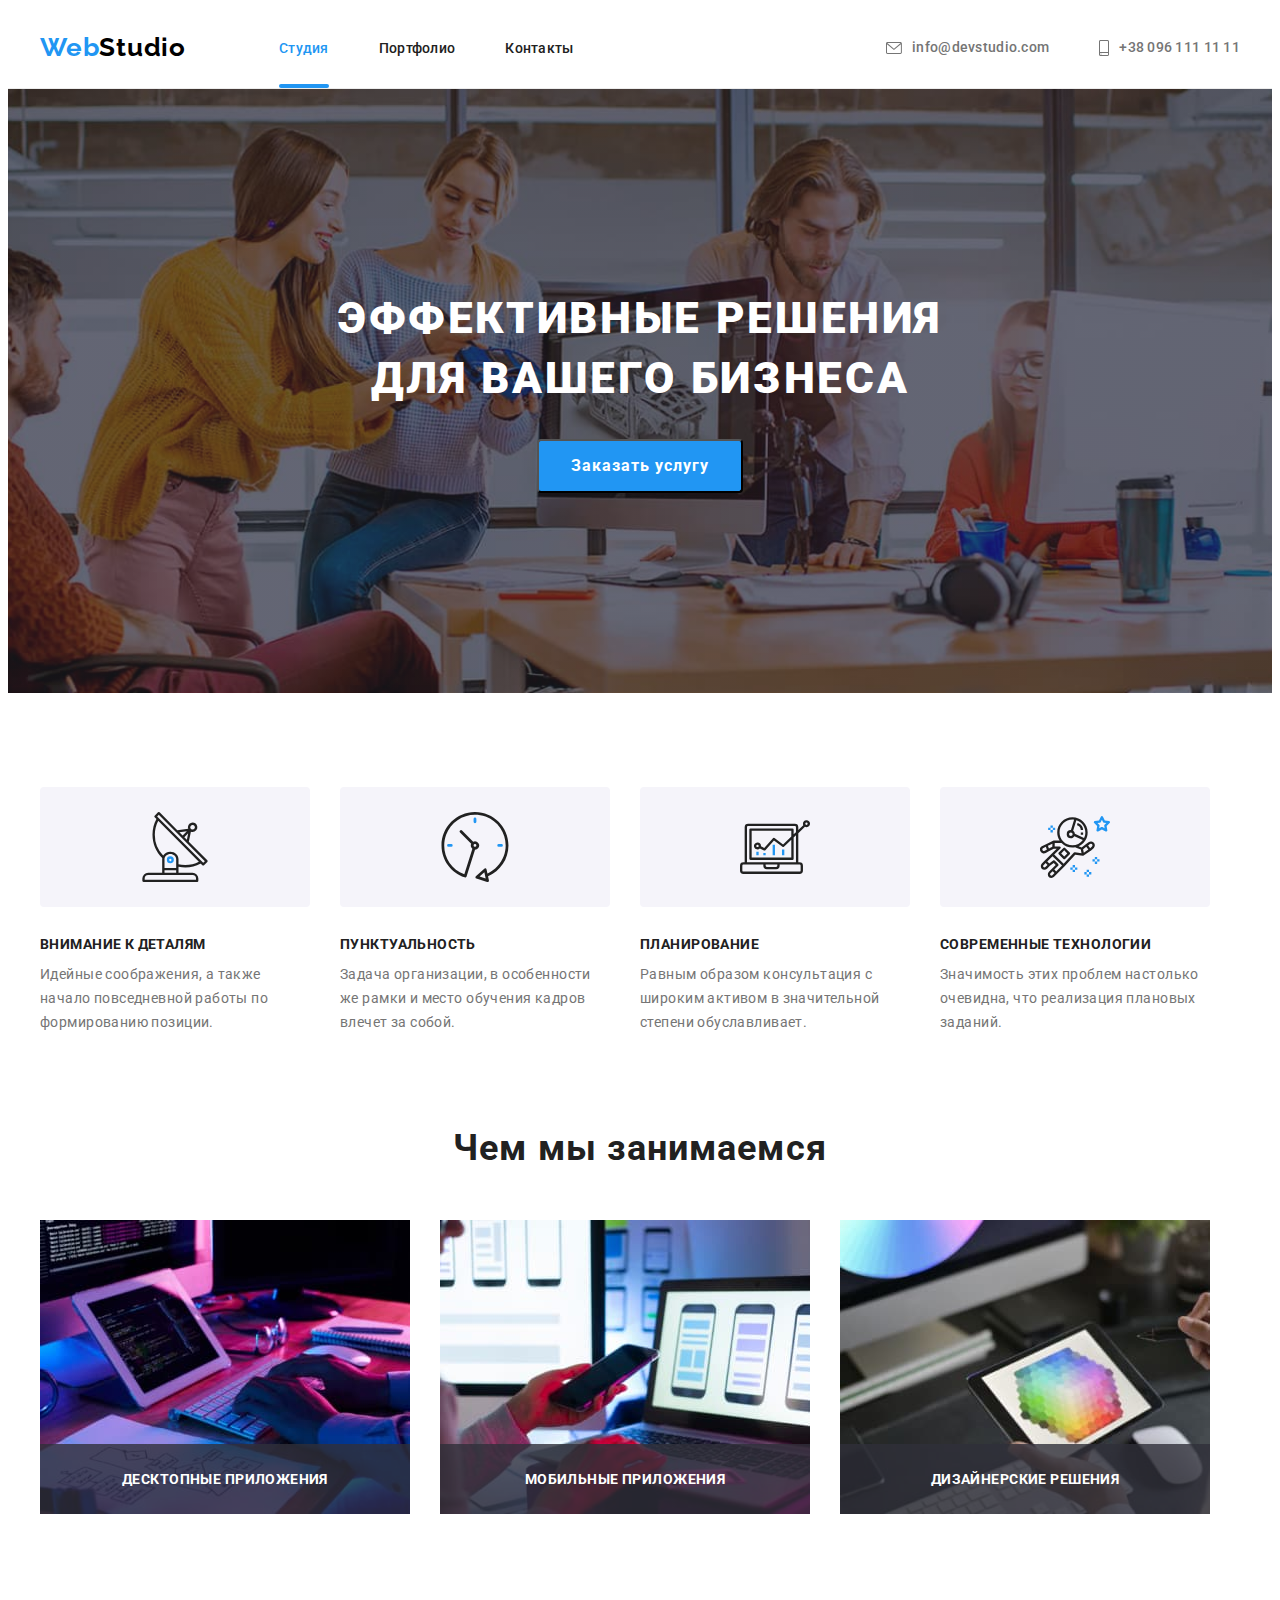
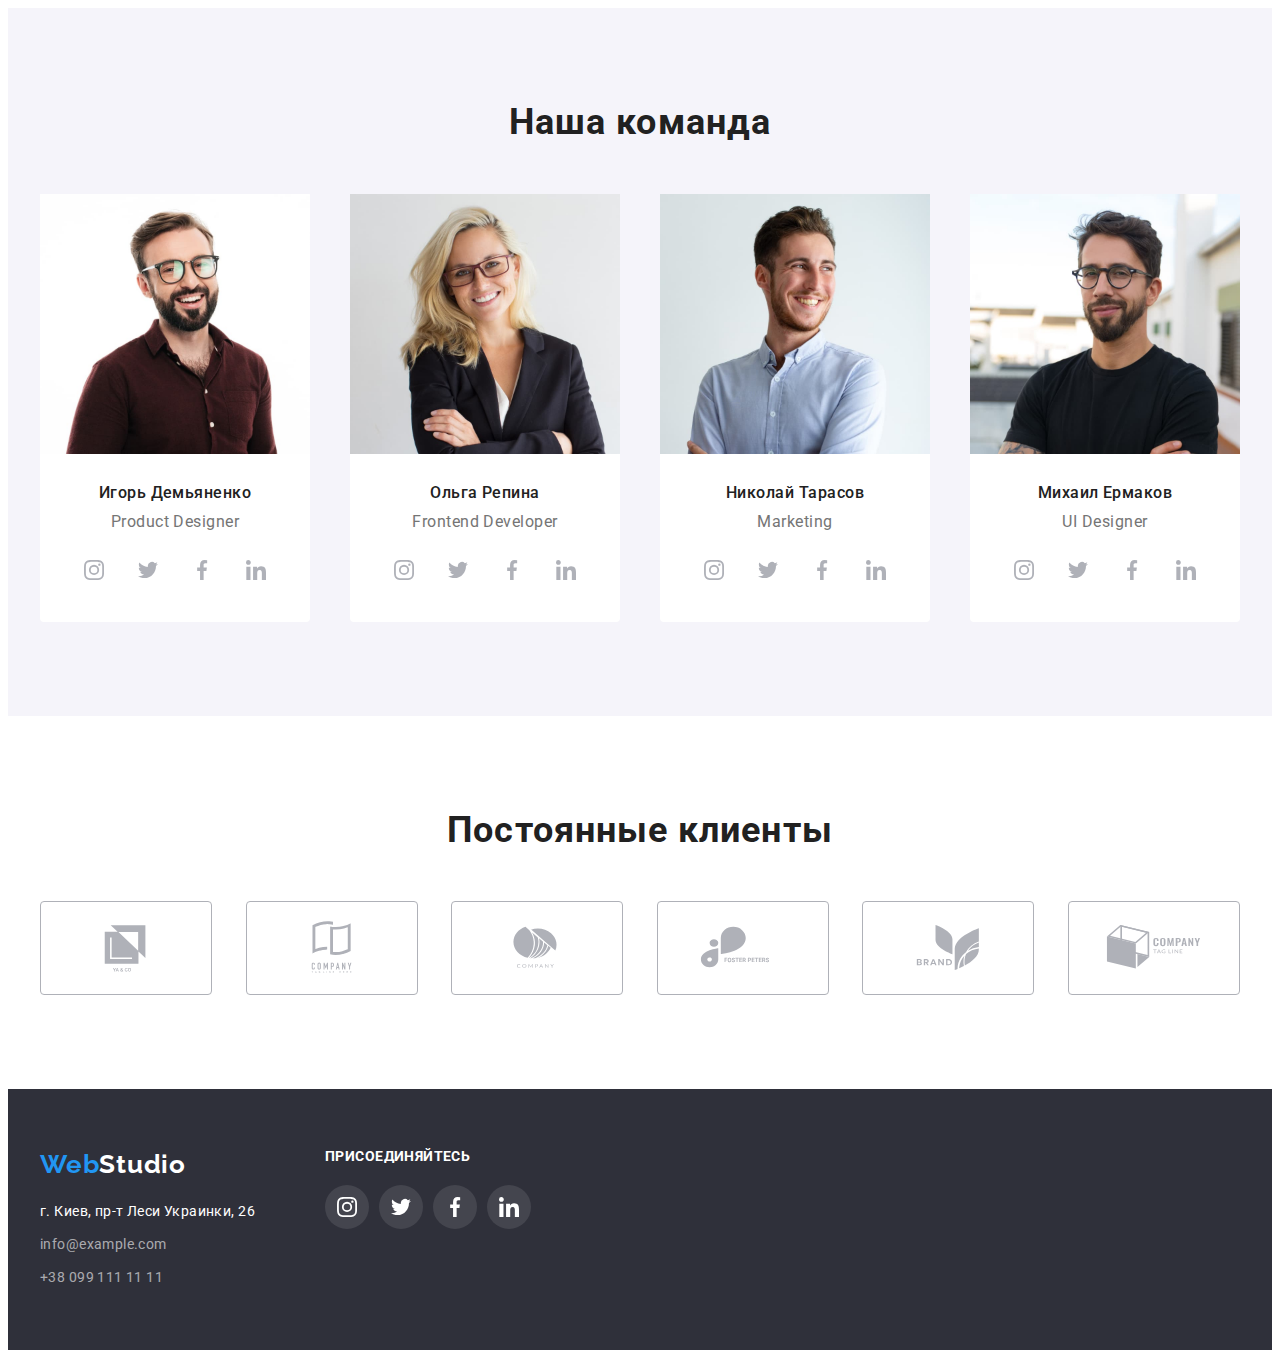
<file: index.html>
<!DOCTYPE html>
<html lang="ru">
  <head>
    <meta charset="UTF-8" />
    <meta http-equiv="X-UA-Compatible" content="IE=edge" />
    <meta name="viewport" content="width=device-width, initial-scale=1.0" />
    <title>Студия</title>
    <link rel="preconnect" href="https://fonts.googleapis.com" />
    <link rel="preconnect" href="https://fonts.gstatic.com" crossorigin />
    <link
      href="https://fonts.googleapis.com/css2?family=Raleway:wght@700&family=Roboto:wght@400;500;700;900&display=swap"
      rel="stylesheet"
    />
    <link
      rel="stylesheet"
      href="https://cdnjs.cloudflare.com/ajax/libs/modern-normalize/1.1.0/modern-normalize.min.css"
      integrity="sha512-wpPYUAdjBVSE4KJnH1VR1HeZfpl1ub8YT/NKx4PuQ5NmX2tKuGu6U/JRp5y+Y8XG2tV+wKQpNHVUX03MfMFn9Q=="
      crossorigin="anonymous"
      referrerpolicy="no-referrer"
    />
    <link rel="stylesheet" href="./css/styles.css" />
  </head>
  <body>
    <header class="header-bg">
      <div class="container content-list">
        <nav class="site-nav">
          <a lang="en" href="" class="header-logo link"
            ><span class="blue">Web</span>Studio</a
          >
          <ul class="list header-list">
            <li>
              <a href="" class="header-link link current">Студия</a>
            </li>
            <li>
              <a href="./portfolio.html" class="header-link link">Портфолио</a>
            </li>
            <li>
              <a href="" class="header-link link">Контакты</a>
            </li>
          </ul>
        </nav>
        <ul class="list content-list">
          <li>
            <a href="mailto:info@devstudio.com" class="header-link link mail">
              <svg class="envelope" width="16" height="12">
                <use href="./images/icon.svg#icon-envelope"></use></svg
              >info@devstudio.com</a
            >
          </li>
          <li>
            <a href="tel:+380961111111" class="header-link link mail">
              <svg class="smartphone" width="10" height="16">
                <use href="./images/icon.svg#icon-smartphone"></use></svg
              >+38 096 111 11 11</a
            >
          </li>
        </ul>
      </div>
    </header>
    <main>
      <section class="hero">
        <div class="container">
          <h1 class="hero-title">Эффективные решения для вашего бизнеса</h1>
          <button type="button" class="hero-btn" data-modal-open>
            Заказать услугу
          </button>
        </div>
      </section>
      <section class="features-content">
        <div class="container">
          <h2 class="features-title">Особенности</h2>
          <ul class="list specification-content">
            <li>
              <div class="features-content-box">
                <svg class="content-icon" width="70" height="70">
                  <use href="./images/icon.svg#icon-antenna"></use>
                </svg>
              </div>
              <h3 class="specification-title">Внимание к деталям</h3>
              <p class="specification">
                Идейные соображения, а также начало повседневной работы по
                формированию позиции.
              </p>
            </li>
            <li class="features-item">
              <div class="features-content-box">
                <svg class="content-icon" width="70" height="70">
                  <use href="./images/icon.svg#icon-clock"></use>
                </svg>
              </div>
              <h3 class="specification-title">Пунктуальность</h3>
              <p class="specification">
                Задача организации, в особенности же рамки и место обучения
                кадров влечет за собой.
              </p>
            </li>
            <li class="features-item">
              <div class="features-content-box">
                <svg class="content-icon" width="70" height="70">
                  <use href="./images/icon.svg#icon-diagram"></use>
                </svg>
              </div>
              <h3 class="specification-title">Планирование</h3>
              <p class="specification">
                Равным образом консультация с широким активом в значительной
                степени обуславливает.
              </p>
            </li>
            <li class="features-item">
              <div class="features-content-box">
                <svg class="content-icon" width="70" height="70">
                  <use href="./images/icon.svg#icon-astronaut"></use>
                </svg>
              </div>
              <h3 class="specification-title">Современные технологии</h3>
              <p class="specification">
                Значимость этих проблем настолько очевидна, что реализация
                плановых заданий.
              </p>
            </li>
          </ul>
        </div>
      </section>
      <section class="work-content">
        <div class="container">
          <h2 class="work-title">Чем мы занимаемся</h2>
          <ul class="list work-flex">
            <li class="work-box">
              <img
                src="./images/box1-opt.jpg"
                alt="Блок-схема"
                width="370"
                height="294"
              />
              <h3 class="image-title">Десктопные приложения</h3>
            </li>
            <li class="work-box">
              <img
                src="./images/box2-opt.jpg"
                alt="Три телефона"
                width="370"
                height="294"
              />
              <h3 class="image-title">Мобильные приложения</h3>
            </li>
            <li class="work-box">
              <img
                src="./images/box3-opt.jpg"
                alt="Планшет в руках"
                width="370"
                height="294"
              />
              <h3 class="image-title">Дизайнерские решения</h3>
            </li>
          </ul>
        </div>
      </section>
      <section class="team">
        <div class="container">
          <h2 class="team-title">Наша команда</h2>
          <ul class="list team-content">
            <li class="team-box">
              <img
                src="./images/igor.jpg"
                alt="Игорь"
                width="270"
                height="260"
              />
              <h3 class="team-name">Игорь Демьяненко</h3>
              <p lang="en" class="team-profession">Product Designer</p>
              <ul class="team-soc list">
                <li class="team-soc-item">
                  <a href="" class="team-soc-link link">
                    <svg class="team-soc-icon" width="20" height="20">
                      <use href="./images/icon.svg#icon-instagram"></use>
                    </svg>
                  </a>
                </li>
                <li class="team-soc-item">
                  <a href="" class="team-soc-link link">
                    <svg class="team-soc-icon" width="20" height="20">
                      <use href="./images/icon.svg#icon-twitter"></use>
                    </svg>
                  </a>
                </li>
                <li class="team-soc-item">
                  <a href="" class="team-soc-link link">
                    <svg class="team-soc-icon" width="20" height="20">
                      <use href="./images/icon.svg#icon-facebook"></use>
                    </svg>
                  </a>
                </li>
                <li class="team-soc-item">
                  <a href="" class="team-soc-link link">
                    <svg class="team-soc-icon" width="20" height="20">
                      <use href="./images/icon.svg#icon-linkedin"></use>
                    </svg>
                  </a>
                </li>
              </ul>
            </li>
            <li class="team-box">
              <img
                src="./images/olga.jpg"
                alt="Ольга"
                width="270"
                height="260"
              />
              <h3 class="team-name">Ольга Репина</h3>
              <p lang="en" class="team-profession">Frontend Developer</p>
              <ul class="team-soc list">
                <li class="team-soc-item">
                  <a href="" class="team-soc-link link">
                    <svg class="team-soc-icon" width="20" height="20">
                      <use href="./images/icon.svg#icon-instagram"></use>
                    </svg>
                  </a>
                </li>
                <li class="team-soc-item">
                  <a href="" class="team-soc-link link">
                    <svg class="team-soc-icon" width="20" height="20">
                      <use href="./images/icon.svg#icon-twitter"></use>
                    </svg>
                  </a>
                </li>
                <li class="team-soc-item">
                  <a href="" class="team-soc-link link">
                    <svg class="team-soc-icon" width="20" height="20">
                      <use href="./images/icon.svg#icon-facebook"></use>
                    </svg>
                  </a>
                </li>
                <li class="team-soc-item">
                  <a href="" class="team-soc-link link">
                    <svg class="team-soc-icon" width="20" height="20">
                      <use href="./images/icon.svg#icon-linkedin"></use>
                    </svg>
                  </a>
                </li>
              </ul>
            </li>
            <li class="team-box">
              <img
                src="./images/nikolay.jpg"
                alt="Николай"
                width="270"
                height="260"
              />
              <h3 class="team-name">Николай Тарасов</h3>
              <p lang="en" class="team-profession">Marketing</p>
              <ul class="team-soc list">
                <li class="team-soc-item">
                  <a href="" class="team-soc-link link">
                    <svg class="team-soc-icon" width="20" height="20">
                      <use href="./images/icon.svg#icon-instagram"></use>
                    </svg>
                  </a>
                </li>
                <li class="team-soc-item">
                  <a href="" class="team-soc-link link">
                    <svg class="team-soc-icon" width="20" height="20">
                      <use href="./images/icon.svg#icon-twitter"></use>
                    </svg>
                  </a>
                </li>
                <li class="team-soc-item">
                  <a href="" class="team-soc-link link">
                    <svg class="team-soc-icon" width="20" height="20">
                      <use href="./images/icon.svg#icon-facebook"></use>
                    </svg>
                  </a>
                </li>
                <li class="team-soc-item">
                  <a href="" class="team-soc-link link">
                    <svg class="team-soc-icon" width="20" height="20">
                      <use href="./images/icon.svg#icon-linkedin"></use>
                    </svg>
                  </a>
                </li>
              </ul>
            </li>
            <li class="team-box">
              <img
                src="./images/michail.jpg"
                alt="Михаил"
                width="270"
                height="260"
              />
              <h3 class="team-name">Михаил Ермаков</h3>
              <p lang="en" class="team-profession">UI Designer</p>
              <ul class="team-soc list">
                <li class="team-soc-item">
                  <a href="" class="team-soc-link link">
                    <svg class="team-soc-icon" width="20" height="20">
                      <use href="./images/icon.svg#icon-instagram"></use>
                    </svg>
                  </a>
                </li>
                <li class="team-soc-item">
                  <a href="" class="team-soc-link link">
                    <svg class="team-soc-icon" width="20" height="20">
                      <use href="./images/icon.svg#icon-twitter"></use>
                    </svg>
                  </a>
                </li>
                <li class="team-soc-item">
                  <a href="" class="team-soc-link link">
                    <svg class="team-soc-icon" width="20" height="20">
                      <use href="./images/icon.svg#icon-facebook"></use>
                    </svg>
                  </a>
                </li>
                <li class="team-soc-item">
                  <a href="" class="team-soc-link link">
                    <svg class="team-soc-icon" width="20" height="20">
                      <use href="./images/icon.svg#icon-linkedin"></use>
                    </svg>
                  </a>
                </li>
              </ul>
            </li>
          </ul>
        </div>
      </section>
      <section class="clients">
        <div class="container">
          <h2 class="clients-title">Постоянные клиенты</h2>
          <ul class="list clients-content">
            <li class="client-box">
              <a href="" class="clients-link">
                <svg class="clients-icon" width="106" height="60">
                  <use href="./images/icon.svg#icon-Logo"></use>
                </svg>
              </a>
            </li>
            <li class="client-box">
              <a href="" class="clients-link">
                <svg class="clients-icon" width="106" height="60">
                  <use href="./images/icon.svg#icon-Logo2"></use>
                </svg>
              </a>
            </li>
            <li class="client-box">
              <a href="" class="clients-link">
                <svg class="clients-icon" width="106" height="60">
                  <use href="./images/icon.svg#icon-Logo3"></use>
                </svg>
              </a>
            </li>
            <li class="client-box">
              <a href="" class="clients-link">
                <svg class="clients-icon" width="106" height="60">
                  <use href="./images/icon.svg#icon-Logo4"></use>
                </svg>
              </a>
            </li>
            <li class="client-box">
              <a href="" class="clients-link">
                <svg class="clients-icon" width="106" height="60">
                  <use href="./images/icon.svg#icon-Logo5"></use>
                </svg>
              </a>
            </li>
            <li class="client-box">
              <a href="" class="clients-link">
                <svg class="clients-icon" width="106" height="60">
                  <use href="./images/icon.svg#icon-Logo6"></use>
                </svg>
              </a>
            </li>
          </ul>
        </div>
      </section>
    </main>
    <footer class="footer">
      <div class="container footer-box">
        <div class="address-box">
          <a lang="en" href="" class="footer-link link"
            ><span class="blue">Web</span>Studio</a
          >
          <address class="footer-address">
            <ul class="footer-list list">
              <li class="contact">
                <a href="" class="header-link adress link"
                  >г. Киев, пр-т Леси Украинки, 26</a
                >
              </li>
              <li class="contact">
                <a
                  href="mailto:info@example.com"
                  class="header-link footer-mail link"
                  >info@example.com</a
                >
              </li>
              <li class="contact">
                <a href="tel:+380991111111" class="header-link footer-tel link"
                  >+38 099 111 11 11</a
                >
              </li>
            </ul>
          </address>
        </div>
        <div class="welcome-box">
          <h3 class="welcome-title">Присоединяйтесь</h3>
          <ul class="welcome-list list">
            <li class="welcome-soc-list">
              <a href="" class="welcome-soc-link link">
                <svg class="welcome-soc-icon" width="20" height="20">
                  <use href="./images/icon.svg#icon-instagram"></use>
                </svg>
              </a>
            </li>
            <li class="welcome-soc-list">
              <a href="" class="welcome-soc-link link">
                <svg class="welcome-soc-icon" width="20" height="20">
                  <use href="./images/icon.svg#icon-twitter"></use>
                </svg>
              </a>
            </li>
            <li class="welcome-soc-list">
              <a href="" class="welcome-soc-link link">
                <svg class="welcome-soc-icon" width="20" height="20">
                  <use href="./images/icon.svg#icon-facebook"></use>
                </svg>
              </a>
            </li>
            <li class="welcome-soc-list">
              <a href="" class="welcome-soc-link link">
                <svg class="welcome-soc-icon" width="20" height="20">
                  <use href="./images/icon.svg#icon-linkedin"></use>
                </svg>
              </a>
            </li>
          </ul>
        </div>
      </div>
    </footer>
    <div class="backdrop is-hidden" data-modal>
      <div class="modal">
        <button type="button" class="button-modal" data-modal-close>
          <svg class="modal-icon" width="11" height="11">
            <use href="./images/icon.svg#icon-Vector"></use>
          </svg>
        </button>
      </div>
    </div>
    <script src="./js/modal.js"></script>
  </body>
</html>
</file>
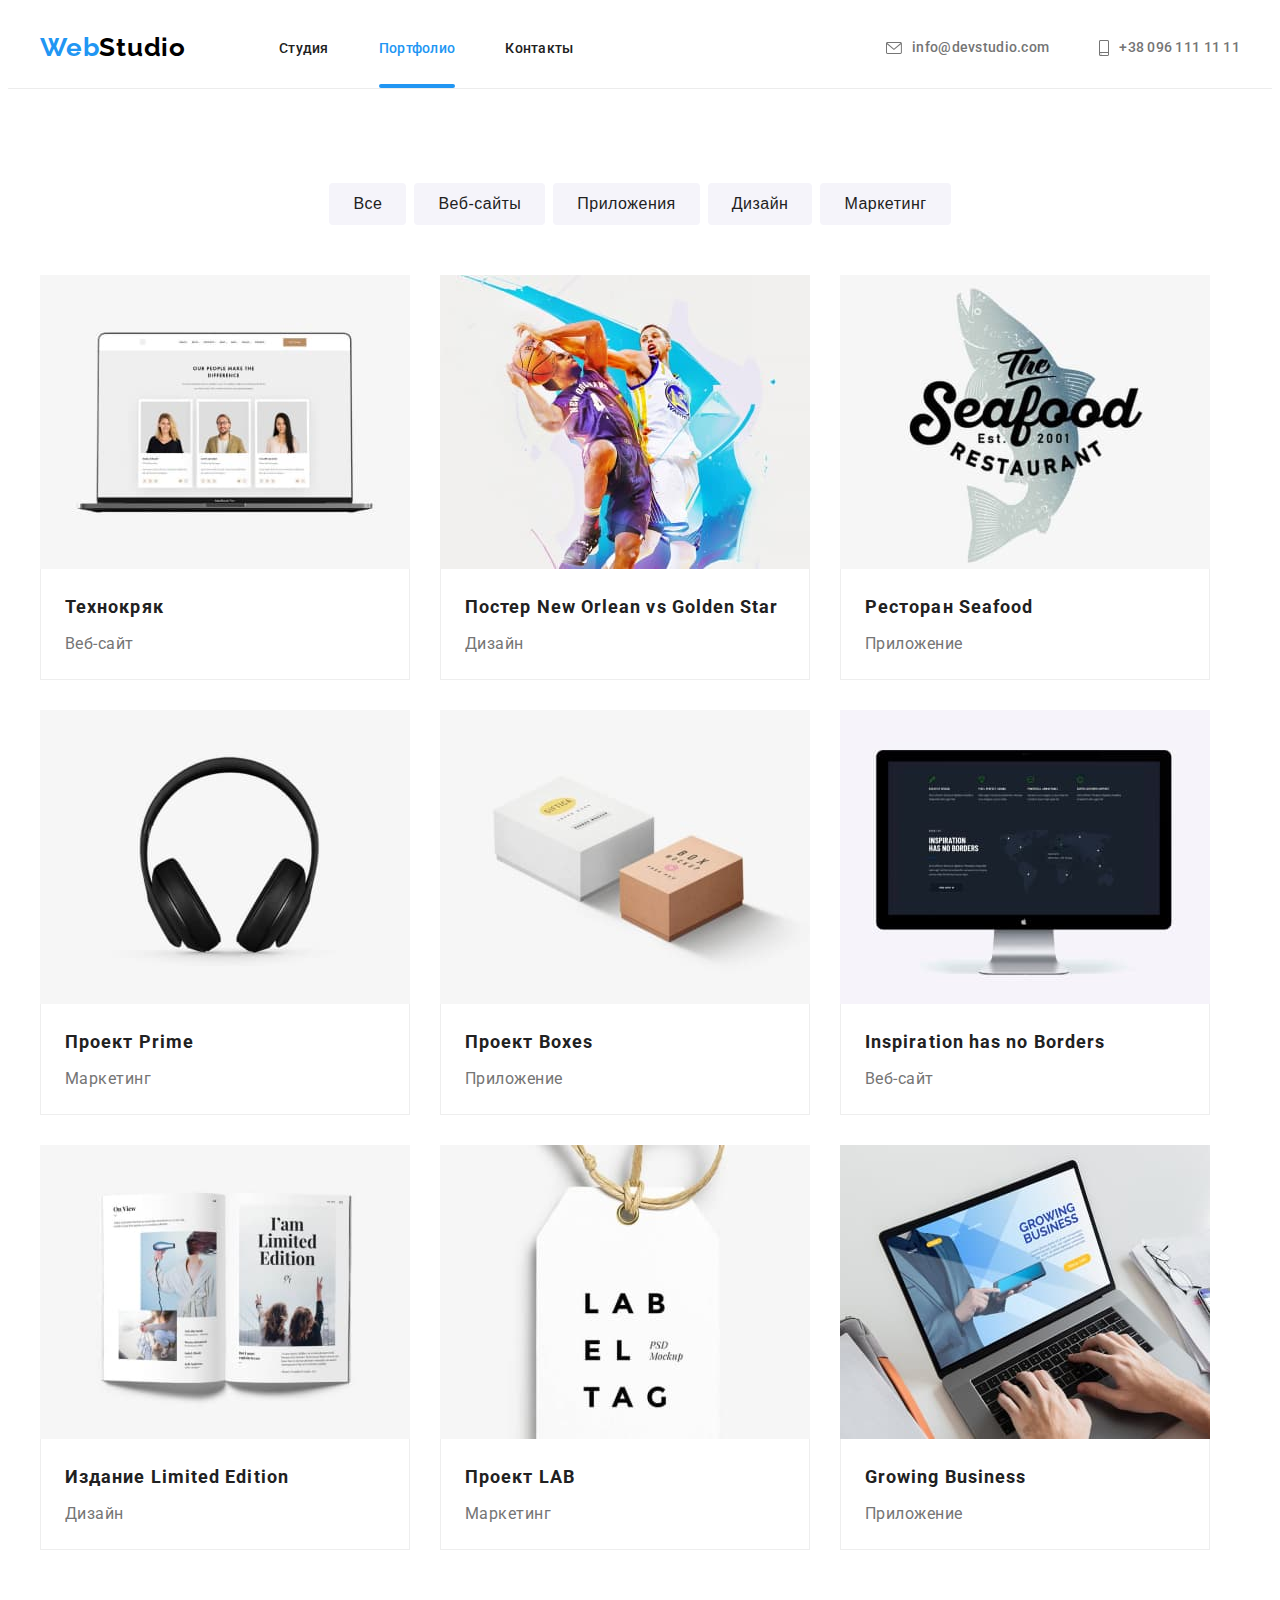
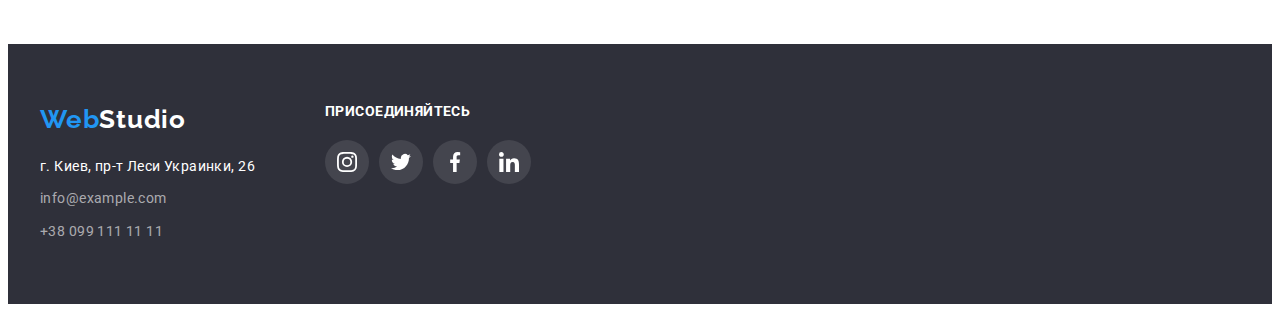
<file: portfolio.html>
<!DOCTYPE html>
<html lang="ru">
  <head>
    <meta charset="UTF-8" />
    <meta http-equiv="X-UA-Compatible" content="IE=edge" />
    <meta name="viewport" content="width=device-width, initial-scale=1.0" />
    <title>Портфолио</title>
    <link rel="preconnect" href="https://fonts.googleapis.com" />
    <link rel="preconnect" href="https://fonts.gstatic.com" crossorigin />
    <link
      href="https://fonts.googleapis.com/css2?family=Raleway:wght@700&family=Roboto:wght@400;500;700;900&display=swap"
      rel="stylesheet"
    />
    <link
      rel="stylesheet"
      href="https://cdnjs.cloudflare.com/ajax/libs/modern-normalize/1.1.0/modern-normalize.min.css"
      integrity="sha512-wpPYUAdjBVSE4KJnH1VR1HeZfpl1ub8YT/NKx4PuQ5NmX2tKuGu6U/JRp5y+Y8XG2tV+wKQpNHVUX03MfMFn9Q=="
      crossorigin="anonymous"
      referrerpolicy="no-referrer"
    />
    <link rel="stylesheet" href="./css/styles.css" />
  </head>
  <body>
    <header class="header-bg">
      <div class="container content-list">
        <nav class="site-nav">
          <a lang="en" href="" class="header-logo link"
            ><span class="blue">Web</span>Studio</a
          >
          <ul class="list header-list">
            <li>
              <a href="./index.html" class="header-link link">Студия</a>
            </li>
            <li>
              <a href="" class="header-link link current">Портфолио</a>
            </li>
            <li>
              <a href="" class="header-link link">Контакты</a>
            </li>
          </ul>
        </nav>
        <ul class="list content-list">
          <li>
            <a href="mailto:info@devstudio.com" class="header-link link mail">
              <svg class="envelope" width="16" height="12">
                <use href="./images/icon.svg#icon-envelope"></use></svg
              >info@devstudio.com</a
            >
          </li>
          <li>
            <a href="tel:+380961111111" class="header-link link mail">
              <svg class="smartphone" width="10" height="16">
                <use href="./images/icon.svg#icon-smartphone"></use></svg
              >+38 096 111 11 11</a
            >
          </li>
        </ul>
      </div>
    </header>
    <main>
      <section class="portfolio">
        <div class="container">
          <h1 class="portfolio-title">Портфолио</h1>
          <ul class="list button-block">
            <li class="filter-item">
              <button type="button" class="filter-btn">Все</button>
            </li>
            <li class="filter-item">
              <button type="button" class="filter-btn">Веб-сайты</button>
            </li>
            <li class="filter-item">
              <button type="button" class="filter-btn">Приложения</button>
            </li>
            <li class="filter-item">
              <button type="button" class="filter-btn">Дизайн</button>
            </li>
            <li class="filter-item">
              <button type="button" class="filter-btn">Маркетинг</button>
            </li>
          </ul>
          <ul class="list filter-block">
            <li class="filter-cards">
              <a href="" class="portfolio-link link">
                <div class="portfolio-wrap">
                  <img
                    src="./images/Technokryak.jpg"
                    alt="Сайт на ноутбуке"
                    width="370"
                    height="294"
                    class="portfolio-image"
                  />
                  <p class="portfolio-popup-text">
                    Ресурс предлагает комплексные предложения с разным уровнем
                    функционала и сервисов. Все это позволит посетителю получить
                    исчерпывающие сведения о компании или частном лице.
                  </p>
                </div>
                <div class="portfolio-box">
                  <h2 class="portfolio-image-title">Технокряк</h2>
                  <p class="portfolio-image-name">Веб-сайт</p>
                </div>
              </a>
            </li>
            <li class="filter-cards">
              <a href="" class="portfolio-link link">
                <div class="portfolio-wrap">
                  <img
                    src="./images/Poster.jpg"
                    alt="Два баскетболиста"
                    width="370"
                    height="294"
                    class="portfolio-image"
                  />
                  <p class="portfolio-popup-text">
                    Ресурс предлагает комплексные предложения с разным уровнем
                    функционала и сервисов. Все это позволит посетителю получить
                    исчерпывающие сведения о компании или частном лице.
                  </p>
                </div>
                <div class="portfolio-box">
                  <h2 class="portfolio-image-title">
                    Постер <span lang="en">New Orlean vs Golden Star</span>
                  </h2>
                  <p class="portfolio-image-name">Дизайн</p>
                </div>
              </a>
            </li>
            <li class="filter-cards">
              <a href="" class="portfolio-link link">
                <div class="portfolio-wrap">
                  <img
                    src="./images/Seafood.jpg"
                    alt="Эмблема ресторана"
                    width="370"
                    height="294"
                    class="portfolio-image"
                  />
                  <p class="portfolio-popup-text">
                    Ресурс предлагает комплексные предложения с разным уровнем
                    функционала и сервисов. Все это позволит посетителю получить
                    исчерпывающие сведения о компании или частном лице.
                  </p>
                </div>
                <div class="portfolio-box">
                  <h2 class="portfolio-image-title">
                    Ресторан <span lang="en">Seafood</span>
                  </h2>
                  <p class="portfolio-image-name">Приложение</p>
                </div>
              </a>
            </li>
            <li class="filter-cards">
              <a href="" class="portfolio-link link">
                <div class="portfolio-wrap">
                  <img
                    src="./images/Prime.jpg"
                    alt="Наушники"
                    width="370"
                    height="294"
                    class="portfolio-image"
                  />
                  <p class="portfolio-popup-text">
                    Ресурс предлагает комплексные предложения с разным уровнем
                    функционала и сервисов. Все это позволит посетителю получить
                    исчерпывающие сведения о компании или частном лице.
                  </p>
                </div>
                <div class="portfolio-box">
                  <h2 class="portfolio-image-title">
                    Проект <span lang="en">Prime</span>
                  </h2>
                  <p class="portfolio-image-name">Маркетинг</p>
                </div>
              </a>
            </li>
            <li class="filter-cards">
              <a href="" class="portfolio-link link">
                <div class="portfolio-wrap">
                  <img
                    src="./images/Boxes.jpg"
                    alt="Две коробки"
                    width="370"
                    height="294"
                    class="portfolio-image"
                  />
                  <p class="portfolio-popup-text">
                    Ресурс предлагает комплексные предложения с разным уровнем
                    функционала и сервисов. Все это позволит посетителю получить
                    исчерпывающие сведения о компании или частном лице.
                  </p>
                </div>
                <div class="portfolio-box">
                  <h2 class="portfolio-image-title">
                    Проект <span lang="en">Boxes</span>
                  </h2>
                  <p class="portfolio-image-name">Приложение</p>
                </div>
              </a>
            </li>
            <li class="filter-cards">
              <a href="" class="portfolio-link link">
                <div class="portfolio-wrap">
                  <img
                    src="./images/Inspiration.jpg"
                    alt="Десктоп"
                    width="370"
                    height="294"
                    class="portfolio-image"
                  />
                  <p class="portfolio-popup-text">
                    Ресурс предлагает комплексные предложения с разным уровнем
                    функционала и сервисов. Все это позволит посетителю получить
                    исчерпывающие сведения о компании или частном лице.
                  </p>
                </div>
                <div class="portfolio-box">
                  <h2 class="portfolio-image-title">
                    <span lang="en">Inspiration has no Borders</span>
                  </h2>
                  <p class="portfolio-image-name">Веб-сайт</p>
                </div>
              </a>
            </li>
            <li class="filter-cards">
              <a href="" class="portfolio-link link">
                <div class="portfolio-wrap">
                  <img
                    src="./images/Book.jpg"
                    alt="Открытая книга"
                    width="370"
                    height="294"
                    class="portfolio-image"
                  />
                  <p class="portfolio-popup-text">
                    Ресурс предлагает комплексные предложения с разным уровнем
                    функционала и сервисов. Все это позволит посетителю получить
                    исчерпывающие сведения о компании или частном лице.
                  </p>
                </div>
                <div class="portfolio-box">
                  <h2 class="portfolio-image-title">
                    Издание <span lang="en">Limited Edition</span>
                  </h2>
                  <p class="portfolio-image-name">Дизайн</p>
                </div>
              </a>
            </li>
            <li class="filter-cards">
              <a href="" class="portfolio-link link">
                <div class="portfolio-wrap">
                  <img
                    src="./images/Label.jpg"
                    alt="Бейджик"
                    width="370"
                    height="294"
                    class="portfolio-image"
                  />
                  <p class="portfolio-popup-text">
                    Ресурс предлагает комплексные предложения с разным уровнем
                    функционала и сервисов. Все это позволит посетителю получить
                    исчерпывающие сведения о компании или частном лице.
                  </p>
                </div>
                <div class="portfolio-box">
                  <h2 class="portfolio-image-title">
                    Проект <span lang="en">LAB</span>
                  </h2>
                  <p class="portfolio-image-name">Маркетинг</p>
                </div>
              </a>
            </li>
            <li class="filter-cards">
              <a href="" class="portfolio-link link">
                <div class="portfolio-wrap">
                  <img
                    src="./images/Business.jpg"
                    alt="Ноутбук"
                    width="370"
                    height="294"
                    class="portfolio-image"
                  />
                  <p class="portfolio-popup-text">
                    Ресурс предлагает комплексные предложения с разным уровнем
                    функционала и сервисов. Все это позволит посетителю получить
                    исчерпывающие сведения о компании или частном лице.
                  </p>
                </div>
                <div class="portfolio-box">
                  <h2 class="portfolio-image-title">
                    <span lang="en">Growing Business</span>
                  </h2>
                  <p class="portfolio-image-name">Приложение</p>
                </div>
              </a>
            </li>
          </ul>
        </div>
      </section>
    </main>
    <footer class="footer">
      <div class="container footer-box">
        <div class="address-box">
          <a lang="en" href="" class="footer-link link"
            ><span class="blue">Web</span>Studio</a
          >
          <address class="footer-address">
            <ul class="footer-list list">
              <li class="contact">
                <a href="" class="header-link adress link"
                  >г. Киев, пр-т Леси Украинки, 26</a
                >
              </li>
              <li class="contact">
                <a
                  href="mailto:info@example.com"
                  class="header-link footer-mail link"
                  >info@example.com</a
                >
              </li>
              <li class="contact">
                <a href="tel:+380991111111" class="header-link footer-tel link"
                  >+38 099 111 11 11</a
                >
              </li>
            </ul>
          </address>
        </div>
        <div class="welcome-box">
          <h3 class="welcome-title">Присоединяйтесь</h3>
          <ul class="welcome-list list">
            <li class="welcome-soc-list">
              <a href="" class="welcome-soc-link link">
                <svg class="welcome-soc-icon" width="20" height="20">
                  <use href="./images/icon.svg#icon-instagram"></use>
                </svg>
              </a>
            </li>
            <li class="welcome-soc-list">
              <a href="" class="welcome-soc-link link">
                <svg class="welcome-soc-icon" width="20" height="20">
                  <use href="./images/icon.svg#icon-twitter"></use>
                </svg>
              </a>
            </li>
            <li class="welcome-soc-list">
              <a href="" class="welcome-soc-link link">
                <svg class="welcome-soc-icon" width="20" height="20">
                  <use href="./images/icon.svg#icon-facebook"></use>
                </svg>
              </a>
            </li>
            <li class="welcome-soc-list">
              <a href="" class="welcome-soc-link link">
                <svg class="welcome-soc-icon" width="20" height="20">
                  <use href="./images/icon.svg#icon-linkedin"></use>
                </svg>
              </a>
            </li>
          </ul>
        </div>
      </div>
    </footer>
  </body>
</html>
</file>
<file: css/styles.css>
:root {
  --main-background-color: #ffffff;
  --main-text-color: #212121;
  --primary-text-color: #757575;
  --hover-text-color: #2196f3;
  --background-hero-color: #2f303a;
}

p,
h1,
h2,
h3,
h4,
h5,
h6 {
  margin: 0;
}

ul {
  margin: 0;
  padding-left: 0;
}

img {
  display: block;
  max-width: 100%;
  height: auto;
}

body {
  font-family: "Roboto", sans-serif;
  color: var(--main-text-color);
  background-color: var(--main-background-color);
}

.list {
  list-style: none;
}

.link {
  text-decoration: none;
}

/* --------Секция хедер--------- */

.header-bg {
  background-color: var(--main-background-color);
  border-bottom: 1px solid #ececec;
}

.container {
  width: 1200px;
  padding-left: 15px;
  padding-right: 15px;
  margin: 0 auto;
}

.header-list {
  display: flex;
  align-items: center;
  gap: 50px;
  position: relative;
}

.blue {
  font-family: "Raleway", sans-serif;
  font-weight: 700;
  font-size: 26px;
  line-height: 1.19;
  letter-spacing: 0.03em;
  color: var(--hover-text-color);
}

.header-logo {
  display: block;
  font-family: "Raleway", sans-serif;
  font-weight: 700;
  font-size: 26px;
  line-height: 1.19;
  letter-spacing: 0.03em;
  color: #000000;
  margin-right: 93px;
  padding-top: 24px;
  padding-bottom: 25px;
  align-items: center;
}

.header-link {
  font-weight: 500;
  font-size: 14px;
  line-height: 1.14;
  letter-spacing: 0.02em;
  color: var(--main-text-color);
  transition: color 250ms cubic-bezier(0.4, 0, 0.2, 1);
}

.header-link:hover,
.header-link:focus {
  color: var(--hover-text-color);
}

.site-nav .current {
  color: var(--hover-text-color);
}

.site-nav {
  display: flex;
}

.content-list {
  display: flex;
  margin-left: auto;
  align-items: center;
  gap: 50px;
}

.mail {
  color: var(--primary-text-color);
  display: flex;
  align-items: center;
}

.envelope,
.smartphone {
  display: inline-flex;
  fill: currentColor;
  margin-right: 10px;
  transition: fill 250ms cubic-bezier(0.4, 0, 0.2, 1);
}

.mail:hover .envelope:hover,
.mail:focus .envelope:focus {
  fill: var(--hover-text-color);
}

.mail:hover .smartphone:hover,
.mail:focus .smartphone:focus {
  fill: var(--hover-text-color);
}

.current::after {
  content: "";
  display: block;
  height: 4px;
  width: 100%;
  background: #2196f3;
  border-radius: 2px;
  position: absolute;
  bottom: -32px;
  left: 0;
}

.current {
  position: relative;
}

/* --------Секция герой--------- */

.hero {
  background-color: var(--background-hero-color);
  background-image: linear-gradient(
      rgba(47, 48, 58, 0.4),
      rgba(47, 48, 58, 0.4)
    ),
    url(../images/Img-bg.jpg);
  background-size: cover;
  text-align: center;
  background-position: center;
  padding-top: 200px;
  padding-bottom: 200px;
  max-width: 1600px;
  margin: 0 auto;
}

.hero-title {
  font-weight: 900;
  font-size: 44px;
  line-height: 1.36;
  letter-spacing: 0.06em;
  text-transform: uppercase;
  color: var(--main-background-color);
  max-width: 696px;
  margin-left: auto;
  margin-right: auto;
  margin-bottom: 30px;
}

.hero-btn {
  font-family: inherit;
  font-weight: 700;
  font-size: 16px;
  line-height: 1.88;
  letter-spacing: 0.06em;
  color: var(--main-background-color);
  cursor: pointer;
  background: var(--hover-text-color);
  padding: 10px 32px;
  border-radius: 4px;
  transition: color 250ms cubic-bezier(0.4, 0, 0.2, 1),
    background 250ms cubic-bezier(0.4, 0, 0.2, 1);
}

.hero-btn:hover,
.hero-btn:focus {
  color: var(--hover-text-color);
  background: var(--main-background-color);
}

/* --------Секция особенностей----- */

.features-title {
  position: absolute;
  white-space: nowrap;
  width: 1px;
  height: 1px;
  overflow: hidden;
  border: 0;
  padding: 0;
  clip: rect(0 0 0 0);
  clip-path: inset(50%);
  margin: -1px;
}

.features-content {
  padding: 94px 0px;
}

.features-content-box {
  display: flex;
  background: #f5f4fa;
  width: 270px;
  height: 120px;
  justify-content: center;
  align-items: center;
  border-radius: 4px;
  margin-bottom: 30px;
  text-align: center;
}

.specification-title {
  font-weight: 700;
  font-size: 14px;
  line-height: 1.14;
  letter-spacing: 0.03em;
  text-transform: uppercase;
  color: var(--main-text-color);
  margin-bottom: 10px;
}

.specification-content {
  display: flex;
  gap: 30px;
}

.specification {
  font-size: 14px;
  line-height: 1.71;
  letter-spacing: 0.03em;
  color: var(--primary-text-color);
  max-width: 270px;
}

/* --------Секция работа--------- */

.work-title {
  font-weight: 700;
  font-size: 36px;
  line-height: 1.16;
  letter-spacing: 0.03em;
  color: var(--main-text-color);
  margin-bottom: 50px;
  text-align: center;
}

.work-content {
  padding-bottom: 94px;
}

.work-flex {
  display: flex;
  gap: 30px;
}

.image-title {
  font-weight: 700;
  font-size: 14px;
  line-height: 1.14px;
  justify-content: center;
  align-items: center;
  letter-spacing: 0.03em;
  text-transform: uppercase;
  color: var(--main-background-color);
  position: absolute;
  width: 370px;
  height: 70px;
  bottom: 0;
  left: 0;
  background: rgba(47, 48, 58, 0.8);
  display: flex;
}

.work-box {
  position: relative;
}

/* ----------Секция команда---------- */

.team {
  background-color: #f5f4fa;
  padding-bottom: 94px;
  padding-top: 94px;
}

.team-box {
  background: var(--main-background-color);
  border-radius: 0px 0px 4px 4px;
}

.team-title {
  font-weight: 700;
  font-size: 36px;
  line-height: 1.16;
  letter-spacing: 0.03em;
  color: var(--main-text-color);
  margin-bottom: 50px;
  text-align: center;
}

.team-name {
  font-weight: 500;
  font-size: 16px;
  line-height: 1.18;
  letter-spacing: 0.03em;
  color: var(--main-text-color);
  padding-top: 30px;
  margin-bottom: 10px;
  text-align: center;
}

.team-profession {
  font-size: 16px;
  line-height: 1.18;
  letter-spacing: 0.03em;
  color: var(--primary-text-color);
  margin-bottom: 16px;
  text-align: center;
}

.team-soc {
  display: flex;
  justify-content: center;
  gap: 10px;
  padding-bottom: 30px;
}

.team-soc-link {
  width: 44px;
  height: 44px;
  border-radius: 50%;
  background-color: var(--main-background-color);
  display: flex;
  align-items: center;
  justify-content: center;
  transition: background-color 250ms cubic-bezier(0.4, 0, 0.2, 1);
}

.team-content {
  display: flex;
  justify-content: space-between;
}

.team-soc-icon {
  fill: #afb1b8;
  transition: fill 250ms cubic-bezier(0.4, 0, 0.2, 1);
}

.team-soc-link:hover .team-soc-icon,
.team-soc-link:focus .team-soc-icon {
  fill: var(--main-background-color);
}

.team-soc-link:hover,
.team-soc-link:focus {
  background-color: var(--hover-text-color);
}

/* --------Секция клиентов---------- */

.clients {
  padding-top: 94px;
  padding-bottom: 94px;
}

.clients-title {
  font-weight: 700;
  font-size: 36px;
  line-height: 1.16;
  text-align: center;
  letter-spacing: 0.03em;
  color: var(--main-text-color);
  margin-bottom: 50px;
}

.clients-content {
  display: flex;
  justify-content: space-between;
}

.clients-link {
  display: flex;
  width: 170px;
  height: 92px;
  border: 1px solid #afb1b8;
  border-radius: 4px;
  display: flex;
  justify-content: center;
  align-items: center;
  transition: border-color 250ms cubic-bezier(0.4, 0, 0.2, 1);
}

.clients-icon {
  fill: #afb1b8;
  transition: fill 250ms cubic-bezier(0.4, 0, 0.2, 1);
}

.clients-link:hover .clients-icon,
.clients-link:focus .clients-icon {
  fill: var(--hover-text-color);
}

.clients-link:hover,
.clients-link:focus {
  border-color: var(--hover-text-color);
}

/* --------Секция футер---------- */

.footer {
  background-color: var(--background-hero-color);
  /* padding-top: 60px; */
  padding-bottom: 60px;
  padding-top: 60px;
}

.footer-link {
  font-family: "Raleway";
  font-weight: 700;
  font-size: 26px;
  line-height: 1.19;
  letter-spacing: 0.03em;
  color: var(--main-background-color);
  display: inline-block;
  margin-bottom: 20px;
}

.footer-address {
  color: var(--main-background-color);
}

.address-box {
  margin-right: 70px;
}

.footer-box {
  display: flex;
}

.welcome-list {
  display: flex;
  gap: 10px;
}

.welcome-box {
  text-align: left;
}

.contact {
  margin-bottom: 9px;
}

.contact:nth-child(3) {
  margin-bottom: 0px;
}

.footer-mail,
.footer-tel {
  font-weight: 400;
  font-style: normal;
  font-size: 14px;
  line-height: 1.71;
  letter-spacing: 0.03em;
  color: rgba(255, 255, 255, 0.6);
}

.adress {
  font-weight: 400;
  font-size: 14px;
  line-height: 1.71;
  letter-spacing: 0.03em;
  color: var(--main-background-color);
  font-style: normal;
}

.welcome-title {
  color: var(--main-background-color);
  font-weight: 700;
  font-size: 14px;
  line-height: 1.14;
  letter-spacing: 0.03em;
  text-transform: uppercase;
  margin-bottom: 20px;
}

.welcome-soc-link {
  width: 44px;
  height: 44px;
  border-radius: 50%;
  background: rgba(255, 255, 255, 0.1);
  display: flex;
  align-items: center;
  justify-content: center;
  transition: background-color 250ms cubic-bezier(0.4, 0, 0.2, 1);
}

.welcome-soc-link:hover,
.welcome-soc-link:focus {
  background-color: var(--hover-text-color);
}

.welcome-soc-icon {
  fill: var(--main-background-color);
}

/* -------Секция портфолио и секция фильтра------- */

.portfolio {
  padding-top: 94px;
  padding-bottom: 94px;
}

.portfolio-title {
  position: absolute;
  white-space: nowrap;
  width: 1px;
  height: 1px;
  overflow: hidden;
  border: 0;
  padding: 0;
  clip: rect(0 0 0 0);
  clip-path: inset(50%);
  margin: -1px;
}

.filter-btn {
  font-weight: 500;
  font-size: 16px;
  line-height: 1.62;
  letter-spacing: 0.03em;
  color: var(--main-text-color);
  background: #f5f4fa;
  cursor: pointer;
  padding: 6px 22px;
  border-radius: 4px;
  border-color: transparent;
  transition: color 250ms cubic-bezier(0.4, 0, 0.2, 1),
    background 250ms cubic-bezier(0.4, 0, 0.2, 1),
    box-shadow 250ms cubic-bezier(0.4, 0, 0.2, 1);
}

.filter-btn:hover,
.filter-btn:focus {
  color: var(--main-background-color);
  background: var(--hover-text-color);
  box-shadow: 0px 3px 1px rgba(0, 0, 0, 0.1), 0px 1px 2px rgba(0, 0, 0, 0.08),
    0px 2px 2px rgba(0, 0, 0, 0.12);
}
.portfolio-image-title {
  font-weight: 700;
  font-size: 18px;
  line-height: 2;
  letter-spacing: 0.06em;
  color: var(--main-text-color);
  margin-bottom: 4px;
}

.portfolio-image-name {
  font-size: 16px;
  line-height: 1.87;
  letter-spacing: 0.03em;
  color: var(--primary-text-color);
}

.portfolio-box {
  padding: 20px 24px;
  border-right: 1px solid #eeeeee;
  border-bottom: 1px solid #eeeeee;
  border-left: 1px solid #eeeeee;
  transition: background 250ms cubic-bezier(0.4, 0, 0.2, 1),
    border 250ms cubic-bezier(0.4, 0, 0.2, 1),
    box-shadow 250ms cubic-bezier(0.4, 0, 0.2, 1);
}

.button-block {
  margin-bottom: 50px;
  display: flex;
  justify-content: center;
  gap: 8px;
}

.filter-block {
  display: flex;
  flex-wrap: wrap;
}

.filter-cards {
  margin-right: 30px;
  margin-bottom: 30px;
}

.filter-cards:nth-child(3n) {
  margin-right: 0px;
  position: relative;
}

.filter-cards:nth-last-child(-n + 3) {
  margin-bottom: 0px;
}

.portfolio-box:hover,
.portfolio-box:focus {
  background: #ffffff;
  border: 1px solid #eeeeee;
  box-shadow: 0px 1px 1px rgba(0, 0, 0, 0.12), 0px 4px 4px rgba(0, 0, 0, 0.06),
    1px 4px 6px rgba(0, 0, 0, 0.16);
}

.portfolio-link {
  display: block;
  transition: box-shadow 250ms cubic-bezier(0.4, 0, 0.2, 1);
  overflow: hidden;
}

.portfolio-popup-text {
  position: absolute;
  max-width: 370px;
  font-size: 18px;
  line-height: 1.56;
  letter-spacing: 0.03em;
  color: var(--main-background-color);
  background-color: var(--hover-text-color);
  top: 0;
  left: 0;
  padding: 63px 24px;
  transform: translateY(100%);
  transition: transform 250ms cubic-bezier(0.4, 0, 0.2, 1);
}

.portfolio-link:hover .portfolio-popup-text,
.portfolio-link:focus .portfolio-popup-text {
  transform: translateY(0);
}

.portfolio-wrap {
  position: relative;
  overflow: hidden;
}

/* ------------Модалка--------- */

.backdrop {
  width: 100%;
  height: 100%;
  position: fixed;
  top: 0;
  background: rgba(0, 0, 0, 0.2);
  transition: opacity 250ms cubic-bezier(0.4, 0, 0.2, 1),
    visibility 250ms cubic-bezier(0.4, 0, 0.2, 1);
}

.button-modal {
  position: absolute;
  border: 1px solid rgba(0, 0, 0, 0.1);
  border-radius: 50%;
  top: 0;
  right: 0;
  transform: translate(-8px, 8px);
  background-color: var(--main-background-color);
  cursor: pointer;
}

.modal {
  position: absolute;
  width: 528px;
  min-height: 581px;
  border-radius: 4px;
  background-color: var(--main-background-color);
  top: 50%;
  left: 50%;
  transform: translate(-50%, -50%);
  box-shadow: 0px 1px 3px rgba(0, 0, 0, 0.12), 0px 1px 1px rgba(0, 0, 0, 0.14),
    0px 2px 1px rgba(0, 0, 0, 0.2);
  transform: translate(-50%, -50%), scale(1);
  transition: transform 250ms cubic-bezier(0.4, 0, 0.2, 1);
}

.is-hidden {
  opacity: 0;
  visibility: hidden;
  pointer-events: none;
}

.backdrop.is-hidden .modal {
  transform: translate(-50%, -50%), scale(0);
}
</file>
